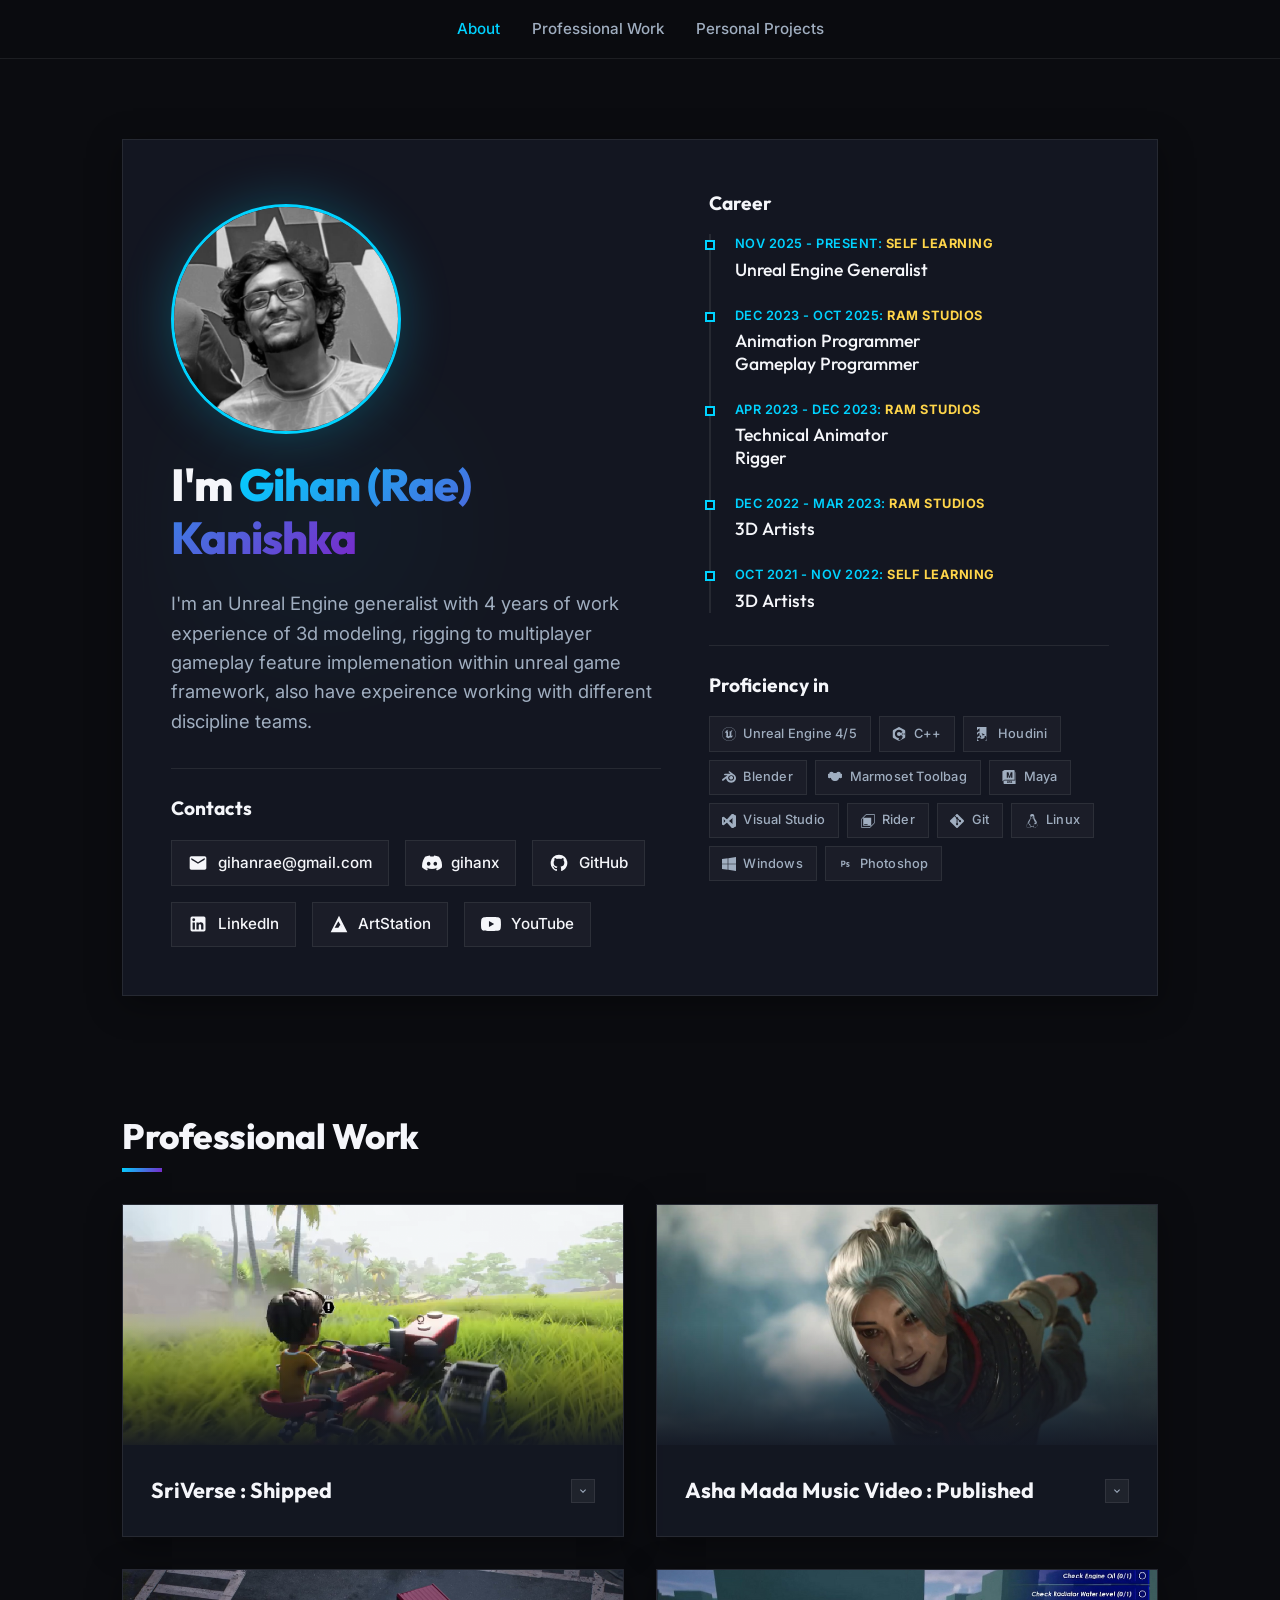
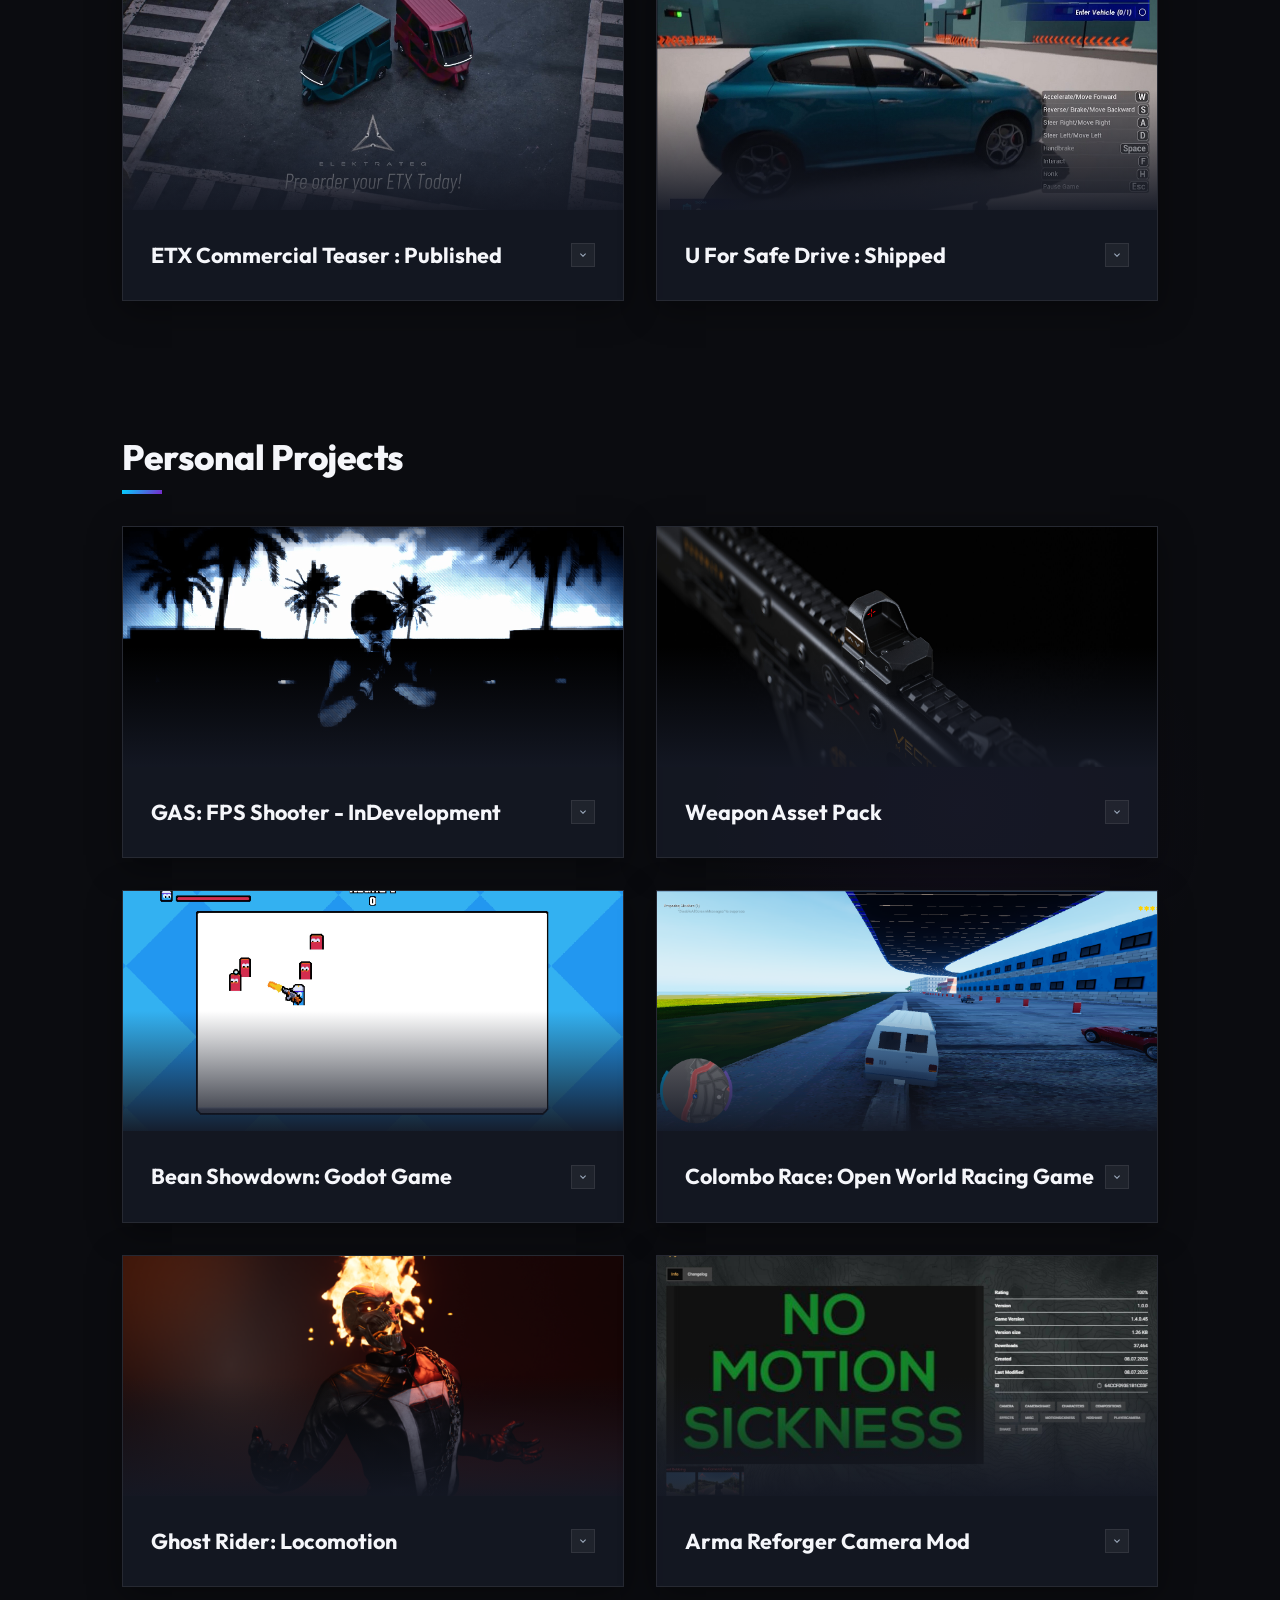
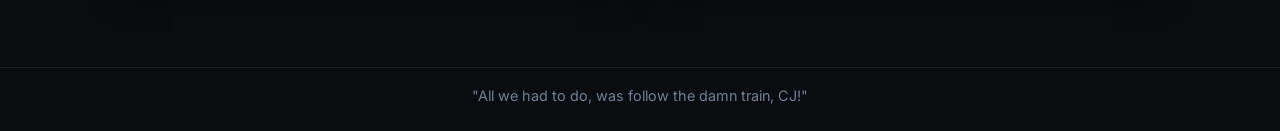
<file: index.html>
<!DOCTYPE html>
<html lang="en">

<head>
    <meta charset="UTF-8">
    <meta name="viewport" content="width=device-width, initial-scale=1.0">
    <title>Portfolio</title>
    <meta name="description"
        content="Portfolio">
    <link rel="icon" href="assets/images/favicon.png">
    <link rel="stylesheet" href="stylesheets/style.css">
</head>

<body>

    <!-- SVG Gradients -->
    <svg style="width:0; height:0; position:absolute;" aria-hidden="true" focusable="false">
        <defs>
            <linearGradient id="logo-grad" x1="0%" y1="0%" x2="100%" y2="100%">
                <stop offset="0%" stop-color="#00d2ff" />
                <stop offset="100%" stop-color="#7928ca" />
            </linearGradient>
        </defs>
    </svg>

    <!-- Header -->
    <header>
        <div class="container header-content">
            <nav>
                <ul>
                    <li><a href="#about" class="active">About</a></li>
                    <li><a href="#professional">Professional Work</a></li>
                    <li><a href="#projects">Personal Projects</a></li>
                </ul>
            </nav>
        </div>
    </header>

    <!-- About Me Section -->
    <section id="about" class="about-section">
        <div class="container">
            <div class="about-card">
                <div class="about-grid">
                    <!-- Left Column: Bio & Contacts -->
                    <div class="about-main">
                        
                        
                        <img src="assets/avatar.png" alt="Gihan Kanishka" class="profile-avatar">

                        <h1>I'm <span>Gihan (Rae) Kanishka</span></h1>
                        <p>
                            I'm an Unreal Engine generalist with 4 years of work experience of 3d modeling, rigging to multiplayer gameplay feature implemenation within unreal game framework, also have expeirence working with different discipline teams.
                        </p>
                        <div class="tech-stack-section"></div>
                        <h3 class="tech-stack-title">Contacts</h3>
                        <div class="contacts-grid">
                            <!-- Email -->
                            <a href="mailto:gihanrae@gmail.com" class="contact-link">
                                <svg viewBox="0 0 24 24">
                                    <path d="M20 4H4c-1.1 0-1.99.9-1.99 2L2 18c0 1.1.9 2 2 2h16c1.1 0 2-.9 2-2V6c0-1.1-.9-2-2-2zm0 4l-8 5-8-5V6l8 5 8-5v2z" />
                                </svg>
                                gihanrae@gmail.com
                            </a>

                            <!-- Discord (Text Badge) -->
                            <div class="contact-item">
                                <svg viewBox="0 0 127.14 96.36">
                                    <path d="M107.7,8.07A105.15,105.15,0,0,0,77.26,0a77.19,77.19,0,0,0-3.3,6.83A96.67,96.67,0,0,0,53.22,6.83,77.19,77.19,0,0,0,49.88,0,105.15,105.15,0,0,0,19.44,8.07C3.66,31.58-1.86,54.65,1,77.53A105.73,105.73,0,0,0,32,96.36a77.7,77.7,0,0,0,6.63-10.85,68.43,68.43,0,0,1-10.5-5A48.55,48.55,0,0,0,31,78,75.46,75.46,0,0,0,96.17,78a48.55,48.55,0,0,0,2.83,2.5,68.43,68.43,0,0,1-10.5,5,77.7,77.7,0,0,0,6.63,10.85,105.73,105.73,0,0,0,31.06-18.83C129.83,50.12,123.83,27.27,107.7,8.07zM42.45,65.69C36.18,65.69,31,60,31,53S36.18,40.36,42.45,40.36,53.83,46,53.83,53,48.72,65.69,42.45,65.69zm42.24,0C78.41,65.69,73.24,60,73.24,53S78.41,40.36,84.69,40.36,96.07,46,96.07,53,91,65.69,84.69,65.69z" />
                                </svg>
                                gihanx
                            </div>

                            <!-- GitHub -->
                            <a href="https://github.com/gihanrae" class="contact-link" target="_blank" rel="noopener noreferrer">
                                <svg viewBox="0 0 24 24">
                                    <path d="M12 2A10 10 0 002 12c0 4.42 2.87 8.17 6.84 9.5.5.08.66-.23.66-.5v-1.69c-2.77.6-3.36-1.34-3.36-1.34-.46-1.16-1.11-1.47-1.11-1.47-.9-.62.07-.6.07-.6 1 .07 1.53 1.03 1.53 1.03.9 1.52 2.34 1.07 2.91.83.09-.65.35-1.09.63-1.34-2.22-.25-4.55-1.11-4.55-4.92 0-1.11.38-2 1.03-2.71-.1-.25-.45-1.29.1-2.64 0 0 .84-.27 2.75 1.02.79-.22 1.65-.33 2.5-.33.85 0 1.71.11 2.5.33 1.91-1.29 2.75-1.02 2.75-1.02.55 1.35.2 2.39.1 2.64.65.71 1.03 1.6 1.03 2.71 0 3.82-2.34 4.66-4.57 4.91.36.31.69.92.69 1.85V21c0 .27.16.59.67.5C19.14 20.16 22 16.42 22 12A10 10 0 0012 2z" />
                                </svg>
                                GitHub
                            </a>

                            <!-- LinkedIn -->
                            <a href="https://www.linkedin.com/in/gihan-kanishka-37aa31269/" class="contact-link" target="_blank" rel="noopener noreferrer">
                                <svg viewBox="0 0 24 24">
                                    <path d="M19 3a2 2 0 0 1 2 2v14a2 2 0 0 1-2 2H5a2 2 0 0 1-2-2V5a2 2 0 0 1 2-2h14m-.5 15.5v-5.3a3.26 3.26 0 0 0-3.26-3.26c-.85 0-1.84.52-2.32 1.3v-1.11h-2.79v8.37h2.79v-4.93c0-.77.62-1.4 1.39-1.4a1.4 1.4 0 0 1 1.4 1.4v4.93h2.79M6.88 8.56a1.68 1.68 0 0 0 1.68-1.68c0-.93-.75-1.69-1.68-1.69a1.69 1.69 0 0 0-1.69 1.69c0 .93.76 1.68 1.69 1.68m1.39 9.94v-8.37H5.5v8.37h2.77z" />
                                </svg>
                                LinkedIn
                            </a>

                            <!-- ArtStation -->
                            <a href="https://www.artstation.com/gihanrae" class="contact-link" target="_blank" rel="noopener noreferrer">
                                <svg viewBox="0 0 24 24">
                                    <path d="M12 2L2 22h20L12 2zm-1.5 5.5l5.25 9H6.75l5.25-9zm3 5.25l2.25 3.75h-4.5l2.25-3.75z" />
                                </svg>
                                ArtStation
                            </a>

                            <!-- YouTube -->
                            <a href="https://www.youtube.com/@gihanrr" class="contact-link" target="_blank" rel="noopener noreferrer">
                                <svg viewBox="0 0 24 24">
                                    <path d="M23.498 6.163a3.003 3.003 0 0 0-2.11-2.108C19.53 3.5 12 3.5 12 3.5s-7.53 0-9.388.555A3.002 3.002 0 0 0 .502 6.163C0 8.07 0 12 0 12s0 3.93.502 5.837a3.003 3.003 0 0 0 2.11 2.108C4.47 20.5 12 20.5 12 20.5s7.53 0 9.388-.555a3.002 3.002 0 0 0 2.11-2.108C24 15.93 24 12 24 12s0-3.93-.502-5.837zM9.545 15.568V8.432L15.818 12l-6.273 3.568z" />
                                </svg>
                                YouTube
                            </a>
                        </div>
                    </div>

                    <!-- Right Column: Career & Tech Stack -->
                    <div class="about-sidebar">
                        <div class="timeline-section">
                            <h3 class="tech-stack-title" style="margin-top: 0;">Career</h3>
                            <div class="experience-timeline">
                                <div class="timeline-item">
                                    <div class="timeline-marker"></div>
                                    <div class="timeline-date">Nov 2025 - Present: <b>Self Learning</b></div>
                                    <div class="timeline-role">Unreal Engine Generalist</div>
                                </div>
                                <div class="timeline-item">
                                    <div class="timeline-marker"></div>
                                    <div class="timeline-date">Dec 2023 - Oct 2025: <b>RAM Studios</b></div>
                                    <div class="timeline-role">Animation Programmer</div>
                                    <div class="timeline-role">Gameplay Programmer</div>
                                </div>
                                <div class="timeline-item">
                                    <div class="timeline-marker"></div>
                                    <div class="timeline-date">Apr 2023 - Dec 2023: <b>RAM Studios</b></div>
                                    <div class="timeline-role">Technical Animator</div>
                                    <div class="timeline-role">Rigger</div>
                                </div>
                                <div class="timeline-item">
                                    <div class="timeline-marker"></div>
                                    <div class="timeline-date">Dec 2022 - Mar 2023: <b>RAM Studios</b></div>
                                    <div class="timeline-role">3D Artists</div>
                                </div>
                                <div class="timeline-item">
                                    <div class="timeline-marker"></div>
                                    <div class="timeline-date">Oct 2021 - Nov 2022: <b>Self Learning</b></div>
                                    <div class="timeline-role">3D Artists</div>
                                </div>
                            </div>
                        </div>

                        <div class="tech-stack-section">
                            <h3 class="tech-stack-title">Proficiency in</h3>
                            <div class="tech-grid">
                                <span class="tech-badge">
                                    <svg viewBox="0 0 24 24"><path d="M12 0a12 12 0 1012 12A12 12 0 0012 0zm0 23.52A11.52 11.52 0 1123.52 12 11.52 11.52 0 0112 23.52zm7.13-9.791c-.206.997-1.126 3.557-4.06 4.942l-1.179-1.325-1.988 2a7.338 7.338 0 01-5.804-2.978 2.859 2.859 0 00.65.123c.326.006.678-.114.678-.66v-5.394a.89.89 0 00-1.116-.89c-.92.212-1.656 2.509-1.656 2.509a7.304 7.304 0 012.528-5.597 7.408 7.408 0 013.73-1.721c-1.006.573-1.57 1.507-1.57 2.29 0 1.262.76 1.109.984.923v7.28a1.157 1.157 0 00.148.256 1.075 1.075 0 00.88.445c.76 0 1.747-.868 1.747-.868V9.172c0-.6-.452-1.324-.905-1.572 0 0 .838-.149 1.484.346a5.537 5.537 0 01.387-.425c1.508-1.48 2.929-1.902 4.112-2.112 0 0-2.151 1.69-2.151 3.96 0 1.687.043 5.801.043 5.801.799.771 1.986-.342 3.059-1.441z"/></svg>
                                    Unreal Engine 4/5
                                </span>
                                <span class="tech-badge">
                                    <svg viewBox="0 0 24 24"><path d="M22.394 6c-.167-.29-.398-.543-.652-.69L12.926.22c-.509-.294-1.34-.294-1.848 0L2.26 5.31c-.508.293-.923 1.013-.923 1.6v10.18c0 .294.104.62.271.91.167.29.398.543.652.69l8.816 5.09c.508.293 1.34.293 1.848 0l8.816-5.09c.254-.147.485-.4.652-.69.167-.29.27-.616.27-.91V6.91c.003-.294-.1-.62-.268-.91zM12 19.11c-3.92 0-7.109-3.19-7.109-7.11 0-3.92 3.19-7.11 7.11-7.11a7.133 7.133 0 016.156 3.553l-3.076 1.78a3.567 3.567 0 00-3.08-1.78A3.56 3.56 0 008.444 12 3.56 3.56 0 0012 15.555a3.57 3.57 0 003.08-1.778l3.078 1.78a7.135 7.135 0 01-7.11 7.115zm7.11-6.715h-.79v.79h-.79v-.79h-.79v-.79h.79v-.79h.79v.79h.79zm2.962 0h-.79v.79h-.79v-.79h-.79v-.79h.79v-.79h.79v.79h.79z"/></svg>
                                    C++
                                </span>
                                <span class="tech-badge">
                                    <svg viewBox="0 0 24 24"><path d="M0 19.635V24h3.824A8.662 8.662 0 0 1 0 19.635zm16.042-4.555c0-4.037-3.253-7.92-8.111-8.089C4.483 6.873 1.801 8.136 0 10.005v4.209c1.224-3.549 4.595-5.158 7.419-5.128 3.531.041 6.251 2.703 6.275 5.72 0 2.878-1.183 4.992-4.436 5.516-1.774.296-4.548-.754-4.436-3.434.065-1.381 1.138-2.162 2.366-2.106-1.207 1.618.39 2.801 1.52 2.561a2.51 2.51 0 0 0 1.026-.243l3.666-2.029a.956.956 0 0 0 .524-.87c0-.528-.43-.956-.957-.956-.16 0-.319.04-.461.12l-2.775 1.536c-.033-1.637-.621-2.909-1.921-3.668 4.773-.099 8.243 3.655 8.243 7.828 0 4.606-3.834 8.761-9.458 8.877v4.303h9.635V0H0v5.824a8.662 8.662 0 0 1 4.365-3.824v13.468C1.801 15.636 0 16.899 0 19.635z"/></svg>
                                    Houdini
                                </span>
                                <span class="tech-badge">
                                    <svg viewBox="0 0 24 24"><path d="M12.51 13.214c.046-.8.438-1.506 1.03-2.006a3.424 3.424 0 0 1 2.212-.79c.85 0 1.631.3 2.211.79.592.5.983 1.206 1.028 2.005.045.823-.285 1.586-.865 2.153a3.389 3.389 0 0 1-2.374.938 3.393 3.393 0 0 1-2.376-.938c-.58-.567-.91-1.33-.865-2.152M7.35 14.831c.006.314.106.922.256 1.398a7.372 7.372 0 0 0 1.593 2.757 8.227 8.227 0 0 0 2.787 2.001 8.947 8.947 0 0 0 3.66.76 8.964 8.964 0 0 0 3.657-.772 8.285 8.285 0 0 0 2.785-2.01 7.428 7.428 0 0 0 1.592-2.762 6.964 6.964 0 0 0 .25-3.074 7.123 7.123 0 0 0-1.016-2.779 7.764 7.764 0 0 0-1.852-2.043h.002L13.566 2.55l-.02-.015c-.492-.378-1.319-.376-1.86.002-.547.382-.609 1.015-.123 1.415l-.001.001 3.126 2.543-9.53.01h-.013c-.788.001-1.545.518-1.695 1.172-.154.665.38 1.217 1.2 1.22V8.9l4.83-.01-8.62 6.617-.034.025c-.813.622-1.075 1.658-.563 2.313.52.667 1.625.668 2.447.004L7.414 14s-.069.52-.063.831zm12.09 1.741c-.97.988-2.326 1.548-3.795 1.55-1.47.004-2.827-.552-3.797-1.538a4.51 4.51 0 0 1-1.036-1.622 4.282 4.282 0 0 1 .282-3.519 4.702 4.702 0 0 1 1.153-1.371c.942-.768 2.141-1.183 3.396-1.185 1.256-.002 2.455.41 3.398 1.175.48.391.87.854 1.152 1.367a4.28 4.28 0 0 1 .522 1.706 4.236 4.236 0 0 1-.239 1.811 4.54 4.54 0 0 1-1.035 1.626"/></svg>
                                    Blender
                                </span>
                                <span class="tech-badge">
                                    <svg viewBox="0 0 24 24" fill="none" stroke="currentColor" stroke-width="2" stroke-linecap="round" stroke-linejoin="round"><path d="M6 10a3 3 0 1 1-3-3 3 3 0 0 1 6 0M18 10a3 3 0 1 0 3-3 3 3 0 0 0-6 0" /><circle cx="12" cy="12" r="6" /><path d="M12 14h.01M9 11h.01M15 11h.01M10 15a2 2 0 0 0 4 0" /></svg>
                                    Marmoset Toolbag
                                </span>
                                <span class="tech-badge">
                                    <svg viewBox="0 0 24 24"><path d="M4.348 0 .69 2.203v16.875l3.657-2.203h17.297V1.219c0-.67-.551-1.219-1.22-1.219H4.349zm18.297 3.75v14.125H4.627l-1.943 1.17v3.736c0 .67.55 1.219 1.218 1.219H23.31V3.75h-.664zm-14.471.025h2.937l1.885 7.508 1.977-7.48-.012-.028h2.857v9.354h-2.216v-6.04l-1.565 6.026v.014h-2.203l-1.656-6.28v6.28H8.174V3.775zm1.33 14.762h1.18l1.068 3.543h-.902l-.217-.773H9.568l-.197.773h-.88l1.013-3.543zm1.918 0h.932l.648 1.494.643-1.494h.894l-1.113 2.133v1.41h-.887v-1.406l-1.117-2.137zm3.826 0h1.18l1.068 3.543h-.9l-.217-.773h-1.065l-.197.773h-.88l1.011-3.543zm-5.156.582-.362 1.53h.73l-.368-1.53zm5.744 0-.36 1.53h.73l-.37-1.53z"/></svg>
                                    Maya
                                </span>
                                <span class="tech-badge">
                                    <svg viewBox="0 0 128 128"><path d="M14.39 26.295a5.333 5.333 0 0 0-1.417.373l-9.694 4A5.333 5.333 0 0 0 0 35.561v56.88a5.333 5.333 0 0 0 3.28 4.893l9.693 4.066a5.333 5.333 0 0 0 5.521-.865l2.172-1.867a2.947 2.947 0 0 1-4.666-2.4V31.734a2.947 2.947 0 0 1 4.666-2.4l-2.172-1.799a5.333 5.333 0 0 0-4.103-1.24z"/><path d="M94.75.416A8 8 0 0 0 88 2.668l-82.666 91.4A3.08 3.08 0 0 1 0 92.002v.44a5.333 5.333 0 0 0 3.28 4.892l9.693 4.066a5.333 5.333 0 0 0 5.521-.865l2.172-1.867 99.08-81.24A5.053 5.053 0 0 1 128 21.334v-.307a8 8 0 0 0-4.533-7.213L97.094 1.121A8 8 0 0 0 94.75.416Z"/><path d="M14.871 26.238a5.333 5.333 0 0 0-1.898.43l-9.694 4A5.333 5.333 0 0 0 0 35.561v.441a3.08 3.08 0 0 1 5.334-2.066L88 125.334a8 8 0 0 0 9.094 1.547l26.373-12.694a8 8 0 0 0 4.533-7.212v-.307a5.053 5.053 0 0 1-8.254 3.906l-99.08-81.24-2.172-1.865a5.333 5.333 0 0 0-3.623-1.23z"/><path d="M94.75.416a8 8 0 0 0-5.674 1.469A4.693 4.693 0 0 1 96 6.015v116a4.693 4.693 0 0 1-8 3.319 8 8 0 0 0 9.094 1.547l26.373-12.68a8 8 0 0 0 4.533-7.213V21.016a8 8 0 0 0-4.533-7.215L97.094 1.12A8 8 0 0 0 94.75.416Zm-5.674 1.469A4.693 4.693 0 0 0 88 2.668a8 8 0 0 1 1.076-.783Z"/><path fill-rule="evenodd" d="M94.145.348a8 8 0 0 0-3.026.386A8 8 0 0 0 88 2.668L45.494 49.682 20.666 29.334l-2.172-1.865a5.333 5.333 0 0 0-4.814-1.108 3.4 3.4 0 0 0-.707.24l-9.694 4.067A5.333 5.333 0 0 0 0 35.162v57.679a5.333 5.333 0 0 0 3.28 4.493l9.693 4a3.4 3.4 0 0 0 .707.24 5.333 5.333 0 0 0 4.814-1.105l2.172-1.801 24.828-20.346L88 125.334a8 8 0 0 0 3.854 2.135 8 8 0 0 0 5.24-.588l26.373-12.68a8 8 0 0 0 4.533-7.213V21.016a8 8 0 0 0-4.533-7.215L97.094 1.12a8 8 0 0 0-2.95-.773ZM96 36.908v54.186L62.947 64.002Zm-80 8.787 16.547 18.307L16 82.309Z" opacity=".25"/></svg>
                                    Visual Studio
                                </span>
                                <span class="tech-badge">
                                    <svg viewBox="0 0 24 24"><path d="M2.345 23.997A2.347 2.347 0 0 1 0 21.652V10.988C0 9.665.535 8.37 1.473 7.433l5.965-5.961A5.01 5.01 0 0 1 10.989 0h10.666A2.347 2.347 0 0 1 24 2.345v10.664a5.056 5.056 0 0 1-1.473 3.554l-5.965 5.965A5.017 5.017 0 0 1 13.007 24v-.003H2.345Zm8.969-6.854H5.486v1.371h5.828v-1.371ZM3.963 6.514h13.523v13.519l4.257-4.257a3.936 3.936 0 0 0 1.146-2.767V2.345c0-.678-.552-1.234-1.234-1.234H10.989a3.897 3.897 0 0 0-2.767 1.145L3.963 6.514Zm-.192.192L2.256 8.22a3.944 3.944 0 0 0-1.145 2.768v10.664c0 .678.552 1.234 1.234 1.234h10.666a3.9 3.9 0 0 0 2.767-1.146l1.512-1.511H3.771V6.706Z"/></svg>
                                    Rider
                                </span>
                                <span class="tech-badge">
                                    <svg viewBox="0 0 24 24"><path d="M13.09 23.549a1.54 1.54 0 0 1-2.18 0L.451 13.089a1.54 1.54 0 0 1 0-2.179l7.191-7.19 2.733 2.733a1.85 1.85 0 0 0 .964 2.326v6.66a1.849 1.849 0 1 0 1.54 0V8.957l2.508 2.508a1.85 1.85 0 1 0 1.09-1.09l-2.634-2.634a1.85 1.85 0 0 0-2.378-2.377L8.73 2.63 10.91.451a1.54 1.54 0 0 1 2.179 0l10.459 10.46a1.54 1.54 0 0 1 0 2.179z"/></svg>
                                    Git
                                </span>
                                <span class="tech-badge">
                                    <svg viewBox="0 0 24 24"><path d="M12.504 0c-.155 0-.315.008-.48.021-4.226.333-3.105 4.807-3.17 6.298-.076 1.092-.3 1.953-1.05 3.02-.885 1.051-2.127 2.75-2.716 4.521-.278.832-.41 1.684-.287 2.489a.424.424 0 00-.11.135c-.26.268-.45.6-.663.839-.199.199-.485.267-.797.4-.313.136-.658.269-.864.68-.09.189-.136.394-.132.602 0 .199.027.4.055.536.058.399.116.728.04.97-.249.68-.28 1.145-.106 1.484.174.334.535.47.94.601.81.2 1.91.135 2.774.6.926.466 1.866.67 2.616.47.526-.116.97-.464 1.208-.946.587-.003 1.23-.269 2.26-.334.699-.058 1.574.267 2.577.2.025.134.063.198.114.333l.003.003c.391.778 1.113 1.132 1.884 1.071.771-.06 1.592-.536 2.257-1.306.631-.765 1.683-1.084 2.378-1.503.348-.199.629-.469.649-.853.023-.4-.2-.811-.714-1.376v-.097l-.003-.003c-.17-.2-.25-.535-.338-.926-.085-.401-.182-.786-.492-1.046h-.003c-.059-.054-.123-.067-.188-.135a.357.357 0 00-.19-.064c.431-1.278.264-2.55-.173-3.694-.533-1.41-1.465-2.638-2.175-3.483-.796-1.005-1.576-1.957-1.56-3.368.026-2.152.236-6.133-3.544-6.139zm.529 3.405h.013c.213 0 .396.062.584.198.19.135.33.332.438.533.105.259.158.459.166.724 0-.02.006-.04.006-.06v.105a.086.086 0 01-.004-.021l-.004-.024a1.807 1.807 0 01-.15.706.953.953 0 01-.213.335.71.71 0 00-.088-.042c-.104-.045-.198-.064-.284-.133a1.312 1.312 0 00-.22-.066c.05-.06.146-.133.183-.198.053-.128.082-.264.088-.402v-.02a1.21 1.21 0 00-.061-.4c-.045-.134-.101-.2-.183-.333-.084-.066-.167-.132-.267-.132h-.016c-.093 0-.176.03-.262.132a.8.8 0 00-.205.334 1.18 1.18 0 00-.09.4v.019c.002.089.008.179.02.267-.193-.067-.438-.135-.607-.202a1.635 1.635 0 01-.018-.2v-.02a1.772 1.772 0 01.15-.768c.082-.22.232-.406.43-.533a.985.985 0 01.594-.2zm-2.962.059h.036c.142 0 .27.048.399.135.146.129.264.288.344.465.09.199.14.4.153.667v.004c.007.134.006.2-.002.266v.08c-.03.007-.056.018-.083.024-.152.055-.274.135-.393.2.012-.09.013-.18.003-.267v-.015c-.012-.133-.04-.2-.082-.333a.613.613 0 00-.166-.267.248.248 0 00-.183-.064h-.021c-.071.006-.13.04-.186.132a.552.552 0 00-.12.27.944.944 0 00-.023.33v.015c.012.135.037.2.08.334.046.134.098.2.166.268.01.009.02.018.034.024-.07.057-.117.07-.176.136a.304.304 0 01-.131.068 2.62 2.62 0 01-.275-.402 1.772 1.772 0 01-.155-.667 1.759 1.759 0 01.08-.668 1.43 1.43 0 01.283-.535c.128-.133.26-.2.418-.2zm1.37 1.706c.332 0 .733.065 1.216.399.293.2.523.269 1.052.468h.003c.255.136.405.266.478.399v-.131a.571.571 0 01.016.47c-.123.31-.516.643-1.063.842v.002c-.268.135-.501.333-.775.465-.276.135-.588.292-1.012.267a1.139 1.139 0 01-.448-.067 3.566 3.566 0 01-.322-.198c-.195-.135-.363-.332-.612-.465v-.005h-.005c-.4-.246-.616-.512-.686-.71-.07-.268-.005-.47.193-.6.224-.135.38-.271.483-.336.104-.074.143-.102.176-.131h.002v-.003c.169-.202.436-.47.839-.601.139-.036.294-.065.466-.065zm2.8 2.142c.358 1.417 1.196 3.475 1.735 4.473.286.534.855 1.659 1.102 3.024.156-.005.33.018.513.064.646-1.671-.546-3.467-1.089-3.966-.22-.2-.232-.335-.123-.335.59.534 1.365 1.572 1.646 2.757.13.535.16 1.104.021 1.67.067.028.135.06.205.067 1.032.534 1.413.938 1.23 1.537v-.043c-.06-.003-.12 0-.18 0h-.016c.151-.467-.182-.825-1.065-1.224-.915-.4-1.646-.336-1.77.465-.008.043-.013.066-.018.135-.068.023-.139.053-.209.064-.43.268-.662.669-.793 1.187-.13.533-.17 1.156-.205 1.869v.003c-.02.334-.17.838-.319 1.35-1.5 1.072-3.58 1.538-5.348.334a2.645 2.645 0 00-.402-.533 1.45 1.45 0 00-.275-.333c.182 0 .338-.03.465-.067a.615.615 0 00.314-.334c.108-.267 0-.697-.345-1.163-.345-.467-.931-.995-1.788-1.521-.63-.4-.986-.87-1.15-1.396-.165-.534-.143-1.085-.015-1.645.245-1.07.873-2.11 1.274-2.763.107-.065.037.135-.408.974-.396.751-1.14 2.497-.122 3.854a8.123 8.123 0 01.647-2.876c.564-1.278 1.743-3.504 1.836-5.268.048.036.217.135.289.202.218.133.38.333.59.465.21.201.477.335.876.335.039.003.075.006.11.006.412 0 .73-.134.997-.268.29-.134.52-.334.74-.4h.005c.467-.135.835-.402 1.044-.7zm2.185 8.958c.037.6.343 1.245.882 1.377.588.134 1.434-.333 1.791-.765l.211-.01c.315-.007.577.01.847.268l.003.003c.208.199.305.53.391.876.085.4.154.78.409 1.066.486.527.645.906.636 1.14l.003-.007v.018l-.003-.012c-.015.262-.185.396-.498.595-.63.401-1.746.712-2.457 1.57-.618.737-1.37 1.14-2.036 1.191-.664.053-1.237-.2-1.574-.898l-.005-.003c-.21-.4-.12-1.025.056-1.69.176-.668.428-1.344.463-1.897.037-.714.076-1.335.195-1.814.12-.465.308-.797.641-.984l.045-.022zm-10.814.049h.01c.053 0 .105.005.157.014.376.055.706.333 1.023.752l.91 1.664.003.003c.243.533.754 1.064 1.189 1.637.434.598.77 1.131.729 1.57v.006c-.057.744-.48 1.148-1.125 1.294-.645.135-1.52.002-2.395-.464-.968-.536-2.118-.469-2.857-.602-.369-.066-.61-.2-.723-.4-.11-.2-.113-.602.123-1.23v-.004l.002-.003c.117-.334.03-.752-.027-1.118-.055-.401-.083-.71.043-.94.16-.334.396-.4.69-.533.294-.135.64-.202.915-.47h.002v-.002c.256-.268.445-.601.668-.838.19-.201.38-.336.663-.336zm7.159-9.074c-.435.201-.945.535-1.488.535-.542 0-.97-.267-1.28-.466-.154-.134-.28-.268-.373-.335-.164-.134-.144-.333-.074-.333.109.016.129.134.199.2.096.066.215.2.36.333.292.2.68.467 1.167.467.485 0 1.053-.267 1.398-.466.195-.135.445-.334.648-.467.156-.136.149-.267.279-.267.128.016.034.134-.147.332a8.097 8.097 0 01-.69.468zm-1.082-1.583V5.64c-.006-.02.013-.042.029-.05.074-.043.18-.027.26.004.063 0 .16.067.15.135-.006.049-.085.066-.135.066-.055 0-.092-.043-.141-.068-.052-.018-.146-.008-.163-.065zm-.551 0c-.02.058-.113.049-.166.066-.047.025-.086.068-.14.068-.05 0-.13-.02-.136-.068-.01-.066.088-.133.15-.133.08-.031.184-.047.259-.005.019.009.036.03.03.05v.02h.003z"/></svg>
                                    Linux
                                </span>
                                <span class="tech-badge">
                                    <svg viewBox="0 0 24 24"><path d="M0 3.449L9.75 2.1v9.45H0V3.449zM0 12.45h9.75v9.45L0 20.551v-8.101zM10.8 1.95L24 0v11.55H10.8V1.95zM10.8 12.45H24v11.55l-13.2-1.95v-9.6z"/></svg>
                                    Windows
                                </span>
                                <span class="tech-badge">
                                    <svg viewBox="0 0 128 128"><path d="M45.867 33.333c-1.6 0-3.2 0-4.853.054-1.654.053-3.201.053-4.641.107-1.44.053-2.773.053-4.053.106-1.227.053-2.08.053-2.987.053-.373 0-.533.213-.533.587v54.88c0 .48.213.694.64.694h10.347c.373-.054.64-.374.586-.747v-17.12c1.013 0 1.76 0 2.294.053.533.053 1.386.053 2.666.053 4.374 0 8.374-.48 12-1.813 3.467-1.28 6.454-3.52 8.587-6.507 2.133-2.986 3.2-6.773 3.2-11.36 0-2.4-.426-4.693-1.226-6.933A16.98 16.98 0 0 0 64 39.36a19.049 19.049 0 0 0-7.147-4.374c-2.987-1.12-6.613-1.653-10.986-1.653zm1.19 10.505c1.9.036 3.75.368 5.476 1.068 1.547.587 2.827 1.654 3.734 3.04a8.779 8.779 0 0 1 1.227 4.748c0 2.346-.534 4.16-1.654 5.493-1.174 1.333-2.667 2.347-4.373 2.827-1.974.64-4.054.959-6.134.959h-2.827c-.64 0-1.332-.053-2.079-.106v-17.92c.373-.054 1.12-.107 2.187-.053 1.013-.054 2.239-.054 3.626-.054.273-.007.546-.008.817-.002zm44.73 2.723c-3.787 0-6.934.586-9.44 1.866-2.293 1.067-4.267 2.773-5.6 4.906-1.173 1.974-1.814 4.16-1.814 6.454a11.447 11.447 0 0 0 1.227 5.44 13.809 13.809 0 0 0 4.054 4.533 32.629 32.629 0 0 0 7.573 3.84c2.613 1.013 4.373 1.813 5.227 2.506.853.694 1.28 1.387 1.28 2.134 0 .96-.587 1.867-1.44 2.24-.96.48-2.4.747-4.427.747-2.133 0-4.267-.267-6.294-.8a22.834 22.834 0 0 1-6.613-2.613c-.16-.107-.32-.16-.48-.053-.16.106-.213.319-.213.479v9.28c-.053.427.213.8.587 1.013a21.49 21.49 0 0 0 5.44 1.707c2.4.48 4.799.693 7.252.693 3.84 0 7.041-.586 9.654-1.706 2.4-.96 4.48-2.613 5.973-4.747a12.41 12.41 0 0 0 2.08-7.093 11.512 11.512 0 0 0-1.226-5.493c-1.014-1.814-2.454-3.307-4.214-4.427a38.625 38.625 0 0 0-8.213-3.894 48.784 48.784 0 0 1-3.787-1.76c-.693-.373-1.333-.853-1.813-1.44-.32-.427-.533-.906-.533-1.386 0-.48.16-1.013.426-1.44.374-.533.96-.907 1.653-1.067 1.014-.266 2.134-.427 3.2-.374 2.027 0 4 .267 5.974.694 1.814.373 3.52.96 5.12 1.814.213.106.48.106.96 0a.656.656 0 0 0 .267-.534v-8.693c0-.214-.054-.427-.107-.64-.107-.213-.32-.427-.533-.48A18.762 18.762 0 0 0 98.4 47.04a45.98 45.98 0 0 0-6.613-.48z"/></svg>
                                    Photoshop
                                </span>
                            </div>
                        </div>
                    </div>
                </div>
            </div>
        </div>
    </section>

    <!-- Professional Work Section -->
    <section id="professional" class="portfolio-section">
        <div class="container">
            <h2 class="section-title">Professional Work</h2>
            <div class="cards-grid">

                <!-- Card 1: SriVerse -->
                <div class="project-card" data-video-id="yzVl4EppNAo">
                    <div class="project-thumbnail">
                        <img src="assets/thumbnail_sriverse.png" alt="SriVerse" loading="lazy">
                    </div>
                    <div class="project-info">
                        <div class="project-header-row">
                            <h3 class="project-title">SriVerse : Shipped</h3>
                            <span class="expand-icon">
                                <svg viewBox="0 0 24 24">
                                    <path d="M16.59 8.59L12 13.17 7.41 8.59 6 10l6 6 6-6z" />
                                </svg>
                            </span>
                        </div>
                    </div>
                    <div class="project-details">
                        <span class="project-role-tag">Role: Designer | Technical Director | Animation Programmer | Gameplay Programmer</span>
                        <p class="project-description">
                            Metaverse Experience
                            <br><br>
                            Worked on gameplay framework where designing movement systems, weapon system, vehicle system, design, cinematics and distributions with total 9 team members
                        </p>
                        
                        <div class="video-wrapper">
                            <iframe src="" title="SriVerse Showcases"
                                allow="accelerometer; autoplay; clipboard-write; encrypted-media; gyroscope; picture-in-picture"
                                allowfullscreen></iframe>
                        </div>

                        <div class="video-tabs-container">
                            <div class="video-tabs-label">Development</div>
                            <div class="video-tabs">
                                <button class="video-tab-btn" data-video-id="d3FFxQN8E0M">Season 4 Playtest</button>
                                <button class="video-tab-btn" data-video-id="529W1bEwhy4">UpUpAway</button>
                                <button class="video-tab-btn active" data-video-id="XxXF3i68wTM">Devlog Video</button>
                                <button class="video-tab-btn" data-video-id="zxbpCmByfwk">Story DLC Unreleased</button>
                                <a
                                    href="https://docs.google.com/presentation/d/1sJwjLYHJZzkDT2_lKAKYHbdmB58UbC2d6BUqj7Px55A/edit?usp=sharing"
                                    target="_blank"
                                    rel="noopener noreferrer"
                                    class="video-tab-btn presentation-btn"
                                    onclick="event.stopPropagation();"
                                    style="text-decoration: none;">
                                    📑 Devlog Presentation
                                </a>
                            </div>
                            <div class="video-tabs-label"> Releases </div>
                            <div class="video-tabs">
                                <button class="video-tab-btn" data-video-id="yzVl4EppNAo">Season 1</button>
                                <button class="video-tab-btn" data-video-id="nlyA6aqn7Bw">Season 2</button>
                                <button class="video-tab-btn" data-video-id="KyLP_qq0XjY">Season 3</button>
                                <button class="video-tab-btn" data-video-id="5_VX66tKZTk">Season 4</button>
                                <button class="video-tab-btn" data-video-id="LUzLzwTExlU">Season 5</button>
                                <button class="video-tab-btn" data-video-id="t88-0BgqeMk">Alien Invasion DLC</button>
                            </div>
                        </div>
                    </div>
                </div>

                <!-- Card 2: BnS - Asha Mada Music Video -->
                <div class="project-card" data-video-id="92Ek1cwXq5U">
                    <div class="project-thumbnail">
                        <img src="assets/thumbnail_bns.jpg" alt="BnS - Asha Mada Music Video" loading="lazy">
                    </div>
                    <div class="project-info">
                        <div class="project-header-row">
                            <h3 class="project-title">Asha Mada Music Video : Published</h3>
                            <span class="expand-icon">
                                <svg viewBox="0 0 24 24">
                                    <path d="M16.59 8.59L12 13.17 7.41 8.59 6 10l6 6 6-6z" />
                                </svg>
                            </span>
                        </div>
                    </div>
                    <div class="project-details">
                        <span class="project-role-tag">Role: Technical Director | Animator | Rigger</span>
                        <p class="project-description">
                            CGI for a music video
                            <br><br>
                            Mainly worked on character animations, facial animations and camera animations while directing technical side with 2 other members.
                        </p>
                        <div class="video-wrapper">
                            <iframe src="" title="BnS - Asha Mada Music Video"
                                allow="accelerometer; autoplay; clipboard-write; encrypted-media; gyroscope; picture-in-picture"
                                allowfullscreen></iframe>
                        </div>
                    </div>
                </div>

                <!-- Card 3: ETX Commercial Teaser -->
                <div class="project-card" data-video-id="FMTMPW6vVks">
                    <div class="project-thumbnail">
                        <img src="assets/thumbnail_etxteaser.jpg" alt="ETX Commercial Teaser" loading="lazy">
                    </div>
                    <div class="project-info">
                        <div class="project-header-row">
                            <h3 class="project-title">ETX Commercial Teaser : Published</h3>
                            <span class="expand-icon">
                                <svg viewBox="0 0 24 24">
                                    <path d="M16.59 8.59L12 13.17 7.41 8.59 6 10l6 6 6-6z" />
                                </svg>
                            </span>
                        </div>
                    </div>
                    <div class="project-details">
                        <span class="project-role-tag">Role: Technical Director | Animator</span>
                        <p class="project-description">
                            Commercial teaser for an electric vehicle
                            <br><br>
                            Worked on vehicle and camera animations while directing technical side with 2 other members.
                        </p>
                        <div class="video-wrapper">
                            <iframe src="" title="ETX Commercial Teaser"
                                allow="accelerometer; autoplay; clipboard-write; encrypted-media; gyroscope; picture-in-picture"
                                allowfullscreen></iframe>
                        </div>
                    </div>
                </div>

                <!-- Card 4: U For Safe Drive -->
                <div class="project-card" data-video-id="x24dD-IvQ0M">
                    <div class="project-thumbnail">
                        <img src="assets/thumbnail_uforsafedrive.jpg" alt="U For Safe Drive" loading="lazy">
                    </div>
                    <div class="project-info">
                        <div class="project-header-row">
                            <h3 class="project-title">U For Safe Drive : Shipped</h3>
                            <span class="expand-icon">
                                <svg viewBox="0 0 24 24">
                                    <path d="M16.59 8.59L12 13.17 7.41 8.59 6 10l6 6 6-6z" />
                                </svg>
                            </span>
                        </div>
                    </div>
                    <div class="project-details">
                        <span class="project-role-tag">Role: Rigger | Animator | 3D Artist</span>
                        <p class="project-description">
                            Driving Simulator
                            <br><br>
                            Mainly worked on prop models, character rigs and first person animations.
                        </p>
                        <div class="video-wrapper">
                            <iframe src="" title="U For Safe Drive - Prop Models"
                                allow="accelerometer; autoplay; clipboard-write; encrypted-media; gyroscope; picture-in-picture"
                                allowfullscreen></iframe>
                        </div>
                    </div>
                </div>

            </div>
        </div>
    </section>

    <!-- Personal Projects Section -->
    <section id="projects" class="portfolio-section">
        <div class="container">
            <h2 class="section-title">Personal Projects</h2>
            <div class="cards-grid">


                <!-- Card 1: Weapon Pack -->
                <div class="project-card" data-video-id="LzFLiZ2MmVk">
                    <div class="project-thumbnail">
                        <img src="assets/thumbnail_gas.png" alt="Weapon Pack" loading="lazy">
                    </div>
                    <div class="project-info">
                        <div class="project-header-row">
                            <h3 class="project-title">GAS: FPS Shooter - InDevelopment</h3>
                            <span class="expand-icon">
                                <svg viewBox="0 0 24 24">
                                    <path d="M16.59 8.59L12 13.17 7.41 8.59 6 10l6 6 6-6z" />
                                </svg>
                            </span>
                        </div>
                    </div>
                    <div class="project-details">
                        <p class="project-description">
                            Modern fps shooter game.
                        </p>
                        <a href="https://gihanrae.github.io/gas-website/" class="project-link-btn" target="_blank" rel="noopener noreferrer">
                            <span>GAS Website</span>
                            <svg viewBox="0 0 24 24" style="width:16px; height:16px; fill:currentColor;">
                                <path d="M12 2L2 22h20L12 2zm-1.5 5.5l5.25 9H6.75l5.25-9zm3 5.25l2.25 3.75h-4.5l2.25-3.75z"/>
                            </svg>
                        </a>
                    </div>
                </div>


                <!-- Card 1: Weapon Pack -->
                <div class="project-card" data-video-id="LzFLiZ2MmVk">
                    <div class="project-thumbnail">
                        <img src="assets/thumbnail_weaponpack.jpg" alt="Weapon Pack" loading="lazy">
                    </div>
                    <div class="project-info">
                        <div class="project-header-row">
                            <h3 class="project-title">Weapon Asset Pack</h3>
                            <span class="expand-icon">
                                <svg viewBox="0 0 24 24">
                                    <path d="M16.59 8.59L12 13.17 7.41 8.59 6 10l6 6 6-6z" />
                                </svg>
                            </span>
                        </div>
                    </div>
                    <div class="project-details">
                        <p class="project-description">
                            Gameready hard surface models created for learning purposes, showcasing detailed modeling, baking, texturing, and materials.
                        </p>
                        <a href="https://www.artstation.com/gihanrae" class="project-link-btn" target="_blank" rel="noopener noreferrer">
                            <span>View weapon models on ArtStation</span>
                            <svg viewBox="0 0 24 24" style="width:16px; height:16px; fill:currentColor;">
                                <path d="M12 2L2 22h20L12 2zm-1.5 5.5l5.25 9H6.75l5.25-9zm3 5.25l2.25 3.75h-4.5l2.25-3.75z"/>
                            </svg>
                        </a>
                    </div>
                </div>

                <!-- Card 2: Godot Game -->
                <div class="project-card" data-video-id="_GoFgVwyLjY">
                    <div class="project-thumbnail">
                        <img src="assets/thumbnail_godotgame.png" alt="Godot Game" loading="lazy">
                    </div>
                    <div class="project-info">
                        <div class="project-header-row">
                            <h3 class="project-title">Bean Showdown: Godot Game</h3>
                            <span class="expand-icon">
                                <svg viewBox="0 0 24 24">
                                    <path d="M16.59 8.59L12 13.17 7.41 8.59 6 10l6 6 6-6z" />
                                </svg>
                            </span>
                        </div>
                    </div>
                    <div class="project-details">
                        <p class="project-description">
                            A 2d platformer shooter game developed to study gdscript, animation states, and weapon system in godot.
                        </p>
                        <div class="video-wrapper">
                            <iframe src="" title="Godot Game Showcase"
                                allow="accelerometer; autoplay; clipboard-write; encrypted-media; gyroscope; picture-in-picture"
                                allowfullscreen></iframe>
                        </div>
                    </div>
                </div>

                <!-- Card 3: Colombo Race -->
                <div class="project-card" data-video-id="3DFuXQ2AoXk">
                    <div class="project-thumbnail">
                        <img src="assets/thumbnail_colomborace.png" alt="Colombo Race" loading="lazy">
                    </div>
                    <div class="project-info">
                        <div class="project-header-row">
                            <h3 class="project-title">Colombo Race: Open World Racing Game</h3>
                            <span class="expand-icon">
                                <svg viewBox="0 0 24 24">
                                    <path d="M16.59 8.59L12 13.17 7.41 8.59 6 10l6 6 6-6z" />
                                </svg>
                            </span>
                        </div>
                    </div>
                    <div class="project-details">
                        <p class="project-description">
                            A single player open world racing game created to experiment with arcade handling, gas framework, world building and ai behavior.
                        </p>
                    
                    <div class="video-wrapper">
                            <iframe src="" title="Colombo Race"
                                allow="accelerometer; autoplay; clipboard-write; encrypted-media; gyroscope; picture-in-picture"
                                allowfullscreen></iframe>
                    </div>
                </div>
                    </div>



                <!-- Card 2: Ghost Rider -->
                <div class="project-card" data-video-id="KGvB_l_4lcI">
                    <div class="project-thumbnail">
                        <img src="assets/thumbnail_ghost.png" alt="Godot Game" loading="lazy">
                    </div>
                    <div class="project-info">
                        <div class="project-header-row">
                            <h3 class="project-title">Ghost Rider: Locomotion</h3>
                            <span class="expand-icon">
                                <svg viewBox="0 0 24 24">
                                    <path d="M16.59 8.59L12 13.17 7.41 8.59 6 10l6 6 6-6z" />
                                </svg>
                            </span>
                        </div>
                    </div>
                    <div class="project-details">
                        <p class="project-description">
                            Collaboration project done with character artist, i did the rigging and locomotion design.
                        </p>
                        <div class="video-wrapper">
                            <iframe src="" title="Ghost Rider"
                                allow="accelerometer; autoplay; clipboard-write; encrypted-media; gyroscope; picture-in-picture"
                                allowfullscreen></iframe>
                        </div>
                    </div>
                </div>

                                <!-- Card 2: Ghost Rider -->
                <div class="project-card" data-video-id="KGvB_l_4lcI">
                    <div class="project-thumbnail">
                        <img src="assets/thumbnail_armacam.jpg" alt="Godot Game" loading="lazy">
                    </div>
                    <div class="project-info">
                        <div class="project-header-row">
                            <h3 class="project-title">Arma Reforger Camera Mod</h3>
                            <span class="expand-icon">
                                <svg viewBox="0 0 24 24">
                                    <path d="M16.59 8.59L12 13.17 7.41 8.59 6 10l6 6 6-6z" />
                                </svg>
                            </span>
                        </div>
                    </div>
                    <div class="project-details">
                        <p class="project-description">
                            Camera modification for arma reforger to help with motion sickness. over 35k downloads.
                        </p>
                        <a href="https://reforger.armaplatform.com/workshop/64CCF093E1B1C03F-NoMotionSicknessCamera" class="project-link-btn" target="_blank" rel="noopener noreferrer">
                            <span>View mod on arma workshop</span>
                            <svg viewBox="0 0 24 24" style="width:16px; height:16px; fill:currentColor;">
                                <path d="M12 2L2 22h20L12 2zm-1.5 5.5l5.25 9H6.75l5.25-9zm3 5.25l2.25 3.75h-4.5l2.25-3.75z"/>
                            </svg>
                        </a>
                    </div>
                </div>

            </div>
        </div>
    </section>

        <!-- Footer -->
    <footer>
        <div class="container">
            <p>"All we had to do, was follow the damn train, CJ!"</p>
        </div>
    </footer>

    <!-- JavaScript Interactivity -->
    <script>
        document.addEventListener('DOMContentLoaded', () => {
            const cards = document.querySelectorAll('.project-card');

            cards.forEach(card => {
                card.addEventListener('click', (e) => {
                    // Ignore clicks inside the details container to prevent accidental collapse
                    if (e.target.closest('.project-details')) {
                        return;
                    }

                    const isExpanded = card.classList.contains('expanded');
                    const videoId = card.getAttribute('data-video-id');
                    const iframe = card.querySelector('.project-details iframe');

                    if (!isExpanded) {
                        card.classList.add('expanded');

                        // Find the active tab button inside this card if any
                        const activeTab = card.querySelector('.video-tab-btn.active');
                        const targetVideoId = activeTab ? activeTab.getAttribute('data-video-id') : videoId;

                        // Load YouTube video on demand (lazy loading)
                        if (iframe && targetVideoId && (!iframe.src || !iframe.src.includes('youtube.com/embed/'))) {
                            iframe.src = `https://www.youtube.com/embed/${targetVideoId}?rel=0`;
                        }
                    } else {
                        card.classList.remove('expanded');
                        // Stop video playback when collapsed by resetting the source
                        if (iframe) {
                            iframe.src = '';
                        }
                    }
                });
            });

            // Video switcher tab clicks
            const tabBtns = document.querySelectorAll('.video-tab-btn');
            tabBtns.forEach(btn => {
                btn.addEventListener('click', (e) => {
                    e.stopPropagation(); // prevent card collapse/expand trigger
                    const clickedBtn = e.currentTarget;
                    const card = clickedBtn.closest('.project-card');
                    const iframe = card.querySelector('.project-details iframe');
                    const videoId = clickedBtn.getAttribute('data-video-id');
                    
                    // Update active state in siblings
                    const parentCard = clickedBtn.closest('.project-details');
                    const allTabs = parentCard.querySelectorAll('.video-tab-btn');
                    allTabs.forEach(sib => sib.classList.remove('active'));
                    clickedBtn.classList.add('active');
                    
                    // Update iframe src
                    if (iframe && videoId) {
                        iframe.src = `https://www.youtube.com/embed/${videoId}?rel=0`;
                    }
                });
            });

            // Smooth scroll indicator state for navigation header links
            const navLinks = document.querySelectorAll('nav a');
            const sections = document.querySelectorAll('section');

            window.addEventListener('scroll', () => {
                let current = '';
                sections.forEach(section => {
                    const sectionTop = section.offsetTop;
                    const sectionHeight = section.clientHeight;
                    if (pageYOffset >= (sectionTop - 150)) {
                        current = section.getAttribute('id');
                    }
                });

                navLinks.forEach(link => {
                    link.classList.remove('active');
                    if (link.getAttribute('href').slice(1) === current) {
                        link.classList.add('active');
                    }
                });
            });
        });
    </script>
</body>

</html>
</file>
<file: stylesheets/style.css>
@import url('https://fonts.googleapis.com/css2?family=Inter:wght@300;400;500;600;700&family=Outfit:wght@400;600;700;800&display=swap');

:root {
    --bg-primary: #0b0c10;
    --bg-secondary: #141824;
    --bg-card: rgba(26, 31, 46, 0.6);
    --bg-card-hover: rgba(36, 43, 64, 0.85);
    
    --accent-blue: #00d2ff;
    --accent-purple: #7928ca;
    --accent-gradient: linear-gradient(135deg, var(--accent-blue), var(--accent-purple));
    
    --text-primary: #f5f6fa;
    --text-secondary: #a0aec0;
    --text-muted: #718096;
    
    --border-color: rgba(255, 255, 255, 0.08);
    --border-hover: rgba(0, 210, 255, 0.4);
    
    --shadow-sm: 0 2px 8px rgba(0, 0, 0, 0.3);
    --shadow-md: 0 8px 30px rgba(0, 0, 0, 0.5);
    --shadow-lg: 0 15px 40px rgba(0, 0, 0, 0.7);
    --shadow-glass: 0 8px 32px 0 rgba(0, 0, 0, 0.37);
    
    --font-heading: 'Outfit', -apple-system, BlinkMacSystemFont, "Segoe UI", Roboto, sans-serif;
    --font-body: 'Inter', -apple-system, BlinkMacSystemFont, "Segoe UI", Roboto, sans-serif;
}

* {
    margin: 0;
    padding: 0;
    box-sizing: border-box;
    scroll-behavior: smooth;
}

body {
    background-color: var(--bg-primary);
    color: var(--text-primary);
    font-family: var(--font-body);
    line-height: 1.6;
    overflow-x: hidden;
    position: relative;

}

/* Cosmic background elements */
body::before {
    content: '';
    position: absolute;
    top: 10%;
    left: 10%;
    width: 30vw;
    height: 30vw;
    background: radial-gradient(circle, rgba(0, 210, 255, 0.08) 0%, transparent 70%);
    z-index: -1;
    pointer-events: none;
}

body::after {
    content: '';
    position: absolute;
    bottom: 20%;
    right: 5%;
    width: 40vw;
    height: 40vw;
    background: radial-gradient(circle, rgba(121, 40, 202, 0.06) 0%, transparent 70%);
    z-index: -1;
    pointer-events: none;
}

.container {
    max-width: 1100px;
    margin: 0 auto;
    padding: 0 2rem;
}

/* Header */
header {
    padding: 1rem 0;
    border-bottom: 1px solid var(--border-color);
    background: rgba(11, 12, 16, 0.7);
    backdrop-filter: blur(12px);
    position: sticky;
    top: 0;
    z-index: 100;
}

.header-content {
    display: flex;
    justify-content: center;
    align-items: center;
}

.logo {
    font-family: var(--font-heading);
    font-size: 1.6rem;
    font-weight: 800;
    letter-spacing: -0.5px;
    background: var(--accent-gradient);
    -webkit-background-clip: text;
    -webkit-text-fill-color: transparent;
    display: flex;
    align-items: center;
    gap: 0.5rem;
}

.logo svg {
    width: 28px;
    height: 28px;
    fill: url(#logo-grad);
}

nav ul {
    display: flex;
    list-style: none;
    gap: 2rem;
}

nav a {
    color: var(--text-secondary);
    text-decoration: none;
    font-weight: 500;
    font-size: 0.95rem;
    transition: color 0.3s ease;
}

nav a:hover, nav a.active {
    color: var(--accent-blue);
}

/* Hero / About Me */
.about-section {
    padding: 5rem 0 3rem;
}

.about-card {
    background: var(--bg-card);
    border: 1px solid var(--border-color);
    border-radius: 0;
    padding: 3rem;
    backdrop-filter: blur(16px);
    box-shadow: var(--shadow-glass);
    transition: border-color 0.3s ease;
}

.about-card:hover {
    border-color: rgba(0, 210, 255, 0.2);
}

.about-badge {
    display: inline-block;
    padding: 0.35rem 1rem;
    border-radius: 0;
    background: rgba(0, 210, 255, 0.1);
    color: var(--accent-blue);
    font-size: 0.85rem;
    font-weight: 600;
    margin-bottom: 1.25rem;
    text-transform: uppercase;
    letter-spacing: 1px;
}

.about-card h1 {
    font-family: var(--font-heading);
    font-size: 2.8rem;
    font-weight: 800;
    line-height: 1.2;
    margin-bottom: 1.5rem;
    letter-spacing: -1px;
}

.about-card h1 span {
    background: var(--accent-gradient);
    -webkit-background-clip: text;
    -webkit-text-fill-color: transparent;
}

.about-card p {
    color: var(--text-secondary);
    font-size: 1.15rem;
    margin-bottom: 2rem;
    max-width: 800px;
    font-weight: 400;
}

.contacts-grid {
    display: flex;
    flex-wrap: wrap;
    gap: 1rem;
}

.contact-link,
.contact-item {
    display: inline-flex;
    align-items: center;
    gap: 0.6rem;
    padding: 0.6rem 1rem;
    width: fit-content;
    min-width: 0;

    border-radius: 0;
    background: rgba(255, 255, 255, 0.03);
    border: 1px solid var(--border-color);
    color: var(--text-primary);
    text-decoration: none;
    font-weight: 500;
    font-size: 0.95rem;
    transition: all 0.3s ease;
}

.contact-link {
    cursor: pointer;
}

.contact-link:hover {
    background: rgba(255, 255, 255, 0.08);
    transform: translateY(-2px);
    box-shadow: var(--shadow-sm);
    border-color: var(--border-hover);
}

.contact-link svg, .contact-item svg {
    width: 20px;
    height: 20px;
    fill: currentColor;
}

/* Portfolio Sections */
.portfolio-section {
    padding: 4rem 0;
}

.section-title {
    font-family: var(--font-heading);
    font-size: 2.2rem;
    font-weight: 800;
    margin-bottom: 2.5rem;
    letter-spacing: -0.5px;
    position: relative;
    display: inline-block;
}

.section-title::after {
    content: '';
    position: absolute;
    bottom: -8px;
    left: 0;
    width: 40px;
    height: 4px;
    border-radius: 0;
    background: var(--accent-gradient);
}

.cards-grid {
    display: grid;
    grid-template-columns: repeat(2, 1fr);
    gap: 2rem;
    align-items: start;
}

/* Project Card */
.project-card {
    background: var(--bg-card);
    border: 1px solid var(--border-color);
    border-radius: 0;
    overflow: hidden;
    cursor: pointer;
    box-shadow: var(--shadow-glass);
    transition: all 0.4s cubic-bezier(0.4, 0, 0.2, 1);
    position: relative;
}

.project-card::before {
    content: '';
    position: absolute;
    top: 0;
    left: 0;
    right: 0;
    height: 3px;
    background: var(--accent-gradient);
    opacity: 0;
    transition: opacity 0.3s ease;
}

.project-card:hover {
    transform: translateY(-5px);
    border-color: var(--border-hover);
    box-shadow: 0 12px 40px rgba(0, 210, 255, 0.15);
}

.project-card:hover::before {
    opacity: 1;
}

/* Thumbnail Section */
.project-thumbnail {
    width: 100%;
    height: 240px;
    overflow: hidden;
    position: relative;
    background: #000;
}

.project-thumbnail img {
    width: 100%;
    height: 100%;
    object-fit: cover;
    transition: transform 0.5s ease;
}

.project-card:hover .project-thumbnail img {
    transform: scale(1.05);
}

.project-thumbnail::after {
    content: '';
    position: absolute;
    bottom: 0;
    left: 0;
    right: 0;
    height: 50%;
    background: linear-gradient(to top, rgba(20, 24, 36, 0.95) 0%, transparent 100%);
    pointer-events: none;
}

/* Info Overlay/Section */
.project-info {
    padding: 1.75rem;
}

.project-header-row {
    display: flex;
    justify-content: space-between;
    align-items: center;
}

.project-title {
    font-family: var(--font-heading);
    font-size: 1.35rem;
    font-weight: 700;
    color: var(--text-primary);
    transition: color 0.3s ease;
}

.project-card:hover .project-title {
    color: var(--accent-blue);
}

.expand-icon {
    width: 24px;
    height: 24px;
    border-radius: 0;
    background: rgba(255, 255, 255, 0.05);
    border: 1px solid var(--border-color);
    display: flex;
    align-items: center;
    justify-content: center;
    transition: all 0.3s ease;
}

.expand-icon svg {
    width: 12px;
    height: 12px;
    fill: var(--text-secondary);
    transition: transform 0.3s ease;
}

.project-card.expanded .expand-icon {
    background: var(--accent-blue);
    border-color: var(--accent-blue);
}

.project-card.expanded .expand-icon svg {
    fill: #000;
    transform: rotate(180deg);
}

/* Expanded Content Area */
.project-details {
    max-height: 0;
    overflow: hidden;
    opacity: 0;
    transition: all 0.5s cubic-bezier(0.4, 0, 0.2, 1);
    padding: 0 1.75rem;
}

.project-card.expanded .project-details {
    max-height: 1200px;
    opacity: 1;
    padding-bottom: 2rem;
    border-top: 1px solid rgba(255, 255, 255, 0.05);
    margin-top: 0.5rem;
    padding-top: 1.5rem;
}

.project-description {
    color: var(--text-secondary);
    font-size: 0.95rem;
    margin-bottom: 1.5rem;
    line-height: 1.6;
}

/* Responsive Iframe Container for YouTube */
.video-wrapper {
    position: relative;
    padding-bottom: 56.25%; /* 16:9 Aspect Ratio */
    height: 0;
    overflow: hidden;
    border-radius: 0;
    box-shadow: var(--shadow-md);
    background: #000;
    border: 1px solid rgba(255, 255, 255, 0.05);
}

.video-wrapper iframe {
    position: absolute;
    top: 0;
    left: 0;
    width: 100%;
    height: 100%;
    border: 0;
}

.link-wrapper {
    margin-top: 1.5rem;
    display: flex;
    justify-content: flex-start;
}

/* Footer */
footer {
    padding: 1rem 0;
    margin-top: 1rem;
    border-top: 1px solid var(--border-color);
    text-align: center;
    color: var(--text-muted);
    font-size: 0.9rem;
}

footer p {
    margin-bottom: 0.5rem;
}

/* --- Added Component Styles --- */

/* About Grid Layout */
.about-grid {
    display: grid;
    grid-template-columns: 1.1fr 0.9fr;
    gap: 3rem;
    align-items: start;
}

/* Experience Timeline Styles */
.experience-timeline {
    position: relative;
    padding-left: 1.5rem;
    border-left: 2px solid var(--border-color);
}

.timeline-item {
    position: relative;
    margin-bottom: 1.5rem;
}

.timeline-item:last-child {
    margin-bottom: 0;
}

.timeline-marker {
    position: absolute;
    left: calc(-1.5rem - 6px);
    top: 6px;
    width: 10px;
    height: 10px;
    background: var(--bg-primary);
    border: 2px solid var(--accent-blue);
    transition: all 0.3s ease;
}

.timeline-item:hover .timeline-marker {
    background: var(--accent-blue);
    box-shadow: 0 0 8px var(--accent-blue);
}

.timeline-date {
    font-size: 0.8rem;
    font-weight: 600;
    color: var(--accent-blue);
    text-transform: uppercase;
    letter-spacing: 0.5px;
    margin-bottom: 0.25rem;
}

.timeline-role {
    font-family: var(--font-heading);
    font-size: 1.1rem;
    font-weight: 500;
    color: var(--text-primary);
    line-height: 1.3;
}

/* Tech Stack Styles */
.tech-stack-section {
    margin-top: 2rem;
    border-top: 1px solid var(--border-color);
    padding-top: 1.5rem;
}

.tech-stack-title {
    font-family: var(--font-heading);
    font-size: 1.2rem;
    font-weight: 700;
    margin-bottom: 1rem;
    color: var(--text-primary);
}

.tech-grid {
    display: flex;
    flex-wrap: wrap;
    gap: 0.5rem;
}

.tech-badge {
    background: rgba(255, 255, 255, 0.03);
    border: 1px solid var(--border-color);
    padding: 0.4rem 0.8rem;
    font-size: 0.8rem;
    font-weight: 500;
    color: var(--text-secondary);
    transition: all 0.3s cubic-bezier(0.4, 0, 0.2, 1);
    letter-spacing: 0.2px;
    display: inline-flex;
    align-items: center;
    gap: 0.45rem;
}

.timeline-date b {
    color: #FFD54A;
}

.profile-avatar {
    display: block;
    width: 230px;
    height: 230px;
    object-fit: cover;
    border-radius: 100%;
    border: 3px solid var(--accent-blue);
    margin: 1rem 0 1.5rem;
    box-shadow: 0 0 50px rgba(0, 210, 255, 0.25);
}

.tech-badge svg {
    width: 14px;
    height: 14px;
    fill: currentColor;
    flex-shrink: 0;
    transition: transform 0.3s ease;
}

.presentation-btn {
    background: rgba(255, 193, 7, 0.15);
    border: 1px solid #ffc107;
    color: #ffc107;
    font-weight: 600;
}

.presentation-btn:hover {
    background: #ffc107;
    color: #111;
    transform: translateY(-2px);
}

.presentation-btn::after {
    content: " ↗";
    font-size: 0.9em;
}


.tech-badge:hover {
    color: var(--accent-blue);
    border-color: var(--border-hover);
    background: rgba(0, 210, 255, 0.08);
    transform: translateY(-1px);
    box-shadow: 0 4px 12px rgba(0, 210, 255, 0.1);
}

.tech-badge:hover svg {
    transform: scale(1.1);
}

/* Video Selector Tab Styles */
.video-tabs-container {
    margin-top: 1.5rem;
}

.video-tabs-label {
    font-size: 0.85rem;
    color: var(--text-muted);
    font-weight: 600;
    margin-bottom: 0.5rem;
    text-transform: uppercase;
    letter-spacing: 0.5px;
}

.video-tabs {
    display: flex;
    flex-wrap: wrap;
    gap: 0.5rem;
    margin-bottom: 1rem;
}

.video-tab-btn {
    background: rgba(255, 255, 255, 0.03);
    border: 1px solid var(--border-color);
    color: var(--text-secondary);
    padding: 0.5rem 0.9rem;
    font-size: 0.8rem;
    font-weight: 600;
    cursor: pointer;
    transition: all 0.3s cubic-bezier(0.4, 0, 0.2, 1);
}

.video-tab-btn:hover {
    background: rgba(255, 255, 255, 0.08);
    color: var(--text-primary);
    border-color: rgba(255, 255, 255, 0.2);
}

.video-tab-btn.active {
    background: var(--accent-gradient);
    color: var(--text-primary);
    border-color: transparent;
    box-shadow: 0 4px 15px rgba(121, 40, 202, 0.3);
}

/* External Link styling */
.project-link-btn {
    display: inline-flex;
    align-items: center;
    gap: 0.5rem;
    background: var(--accent-gradient);
    color: var(--text-primary);
    text-decoration: none;
    padding: 0.6rem 1.2rem;
    font-size: 0.85rem;
    font-weight: 600;
    transition: all 0.3s cubic-bezier(0.4, 0, 0.2, 1);
    margin-top: 1rem;
}

.project-link-btn:hover {
    transform: translateY(-2px);
    box-shadow: 0 4px 15px rgba(0, 210, 255, 0.3);
}

.project-role-tag {
    display: inline-block;
    padding: 0.25rem 0.6rem;
    background: rgba(121, 40, 202, 0.1);
    border: 1px solid rgba(121, 40, 202, 0.2);
    color: #b975ff;
    font-size: 0.8rem;
    font-weight: 600;
    margin-bottom: 1rem;
    text-transform: uppercase;
    letter-spacing: 0.5px;
}

.project-details-grid {
    display: flex;
    flex-direction: column;
}

/* Responsive Overrides */
@media (max-width: 900px) {
    .about-grid {
        grid-template-columns: 1fr;
        gap: 2.5rem;
    }
}

/* Responsive Breakpoints */
@media (max-width: 900px) {
    .cards-grid {
        grid-template-columns: 1fr;
        gap: 1.5rem;
    }
    
    .about-card {
        padding: 2rem;
    }
    
    .about-card h1 {
        font-size: 2.2rem;
    }
}

@media (max-width: 600px) {
    .header-content {
        flex-direction: column;
        gap: 1rem;
        text-align: center;
    }
    
    header {
        padding: 0.75rem 0;
    }
    
    .about-card h1 {
        font-size: 1.8rem;
    }
    
    .about-card p {
        font-size: 1rem;
    }
    
    .project-thumbnail {
        height: 180px;
    }
}
</file>
